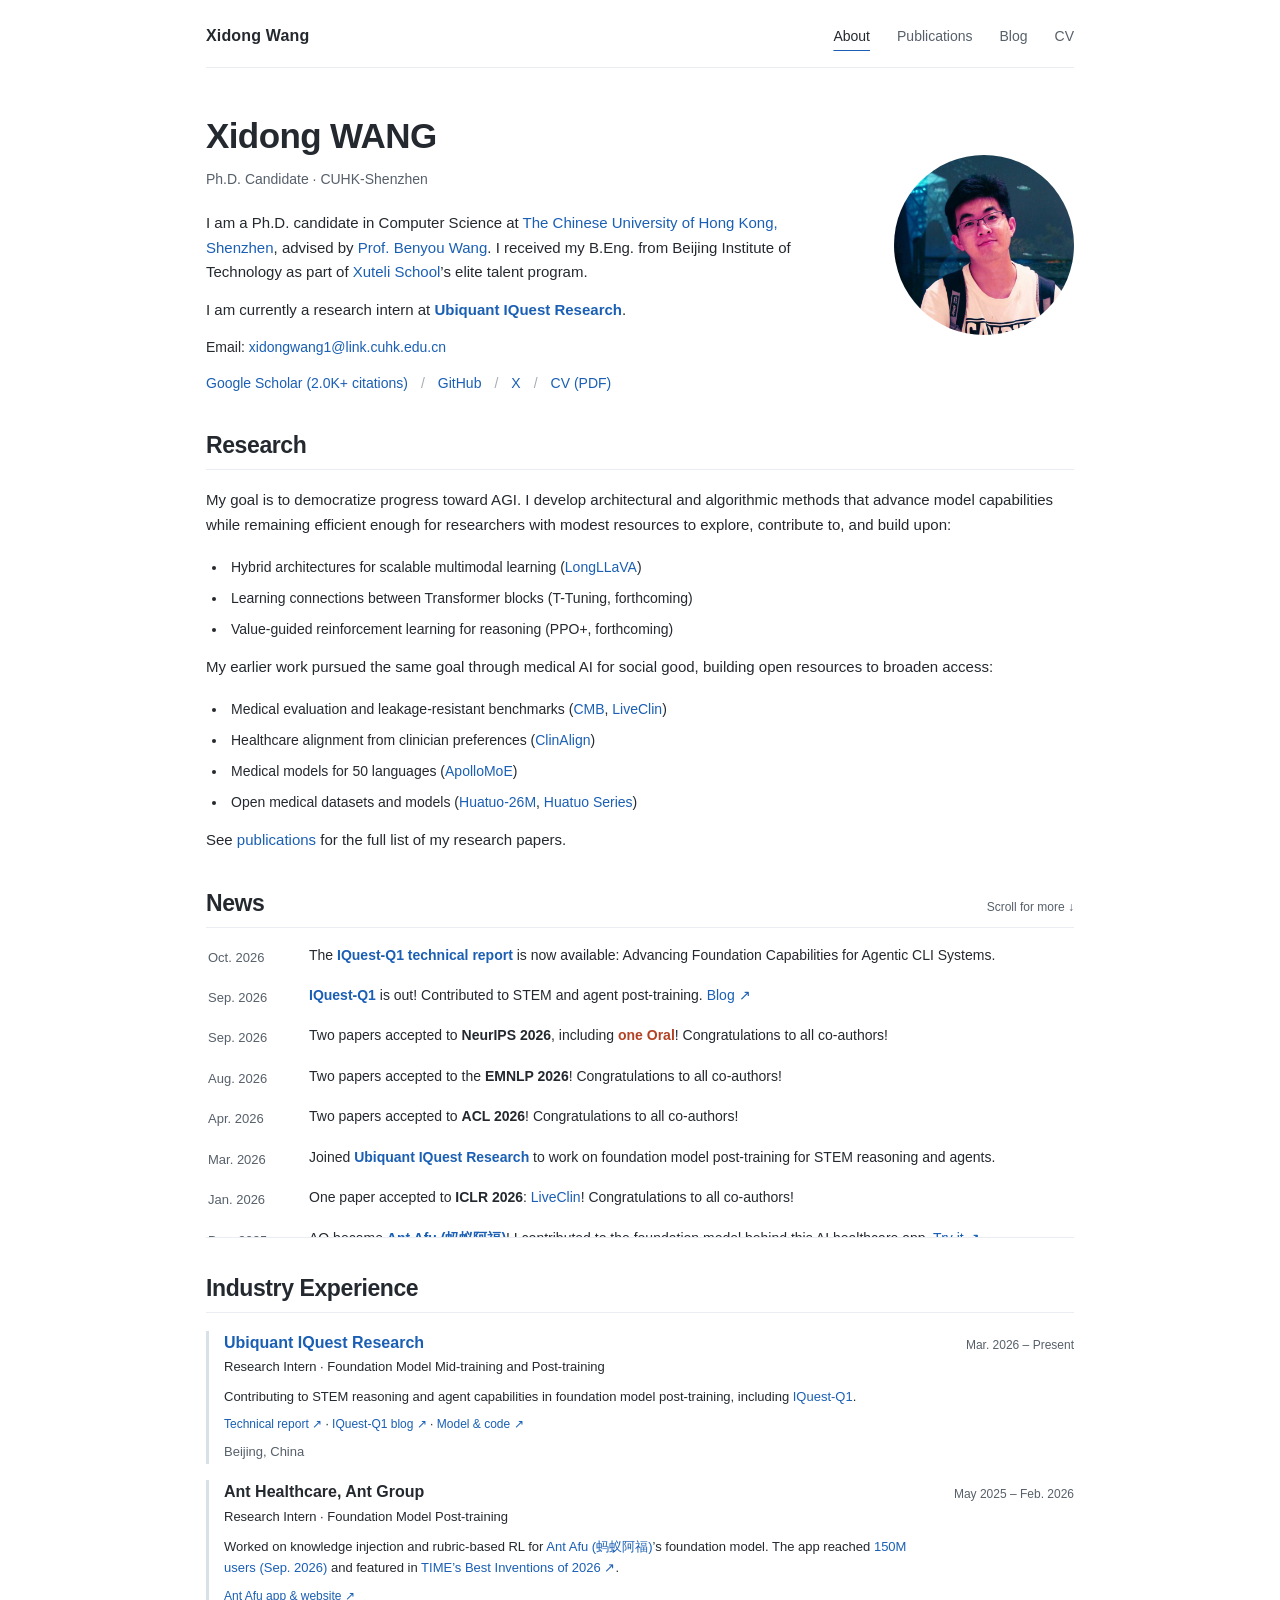
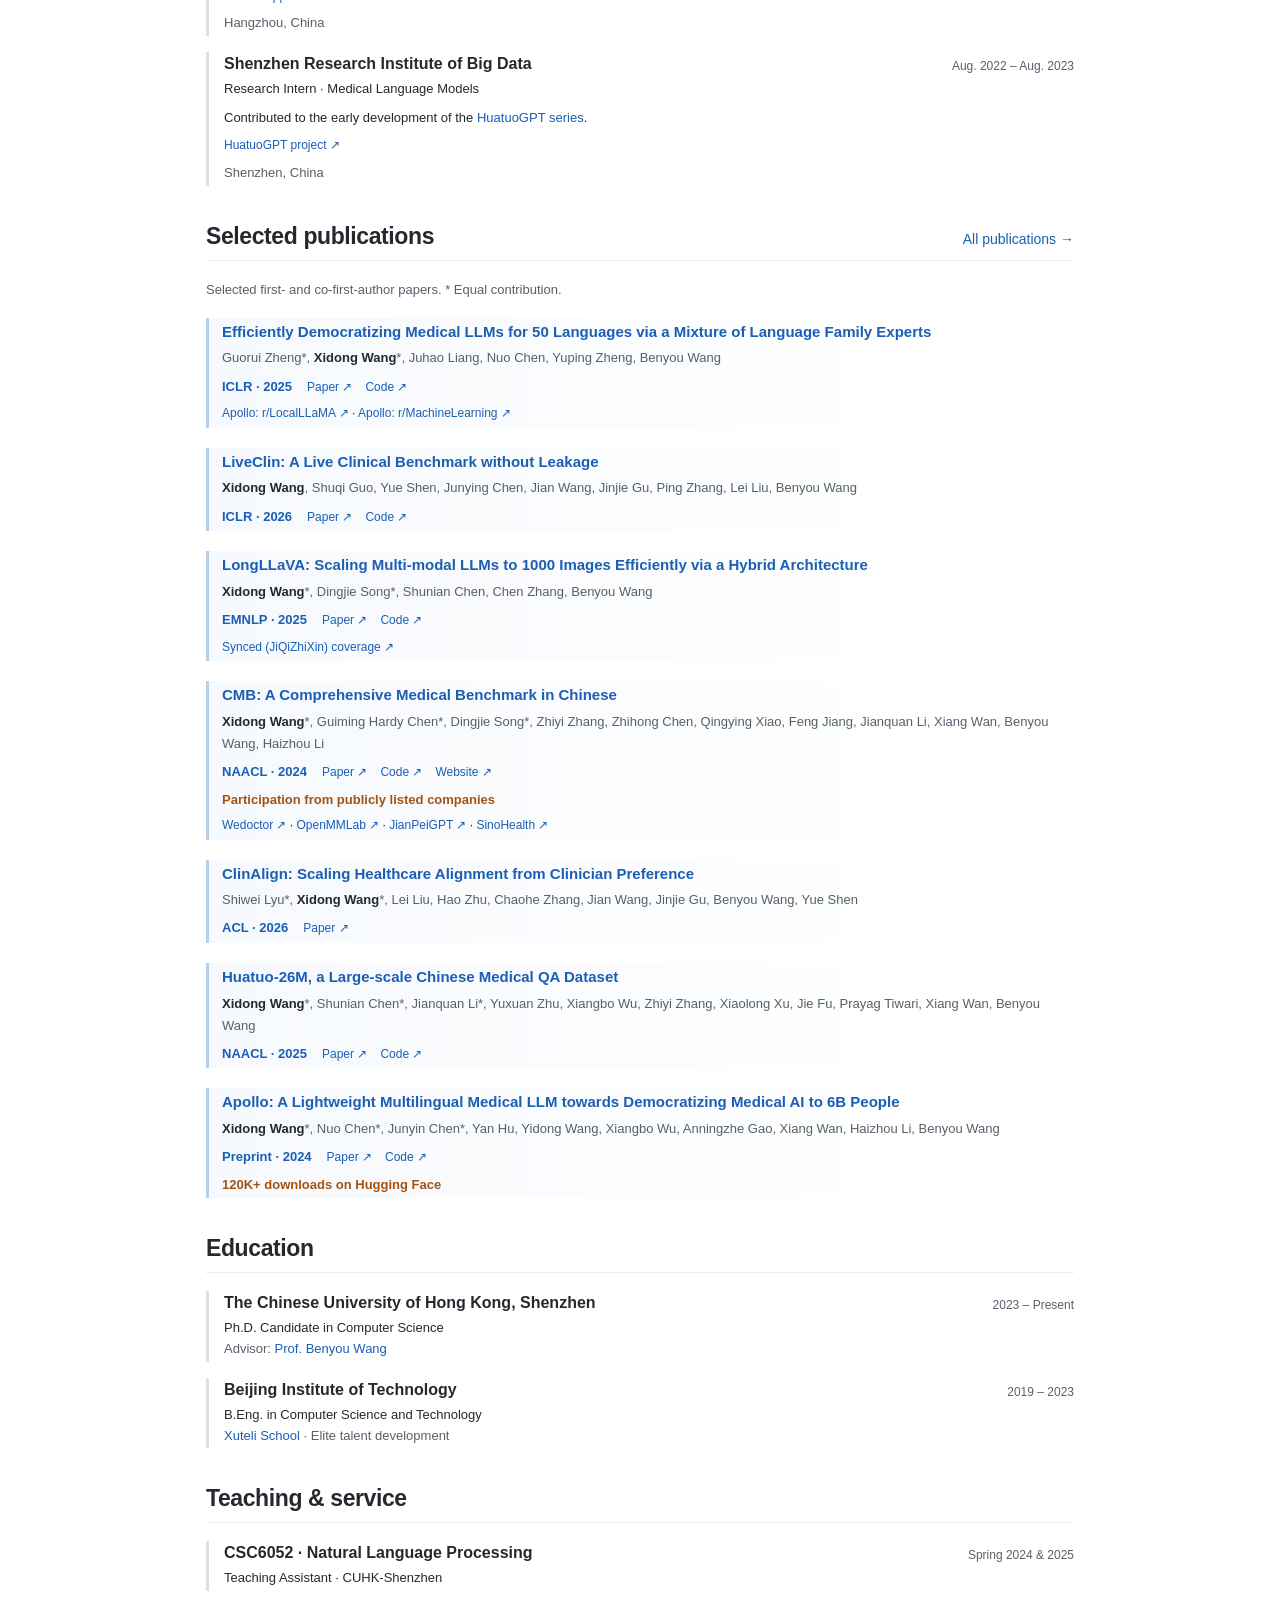
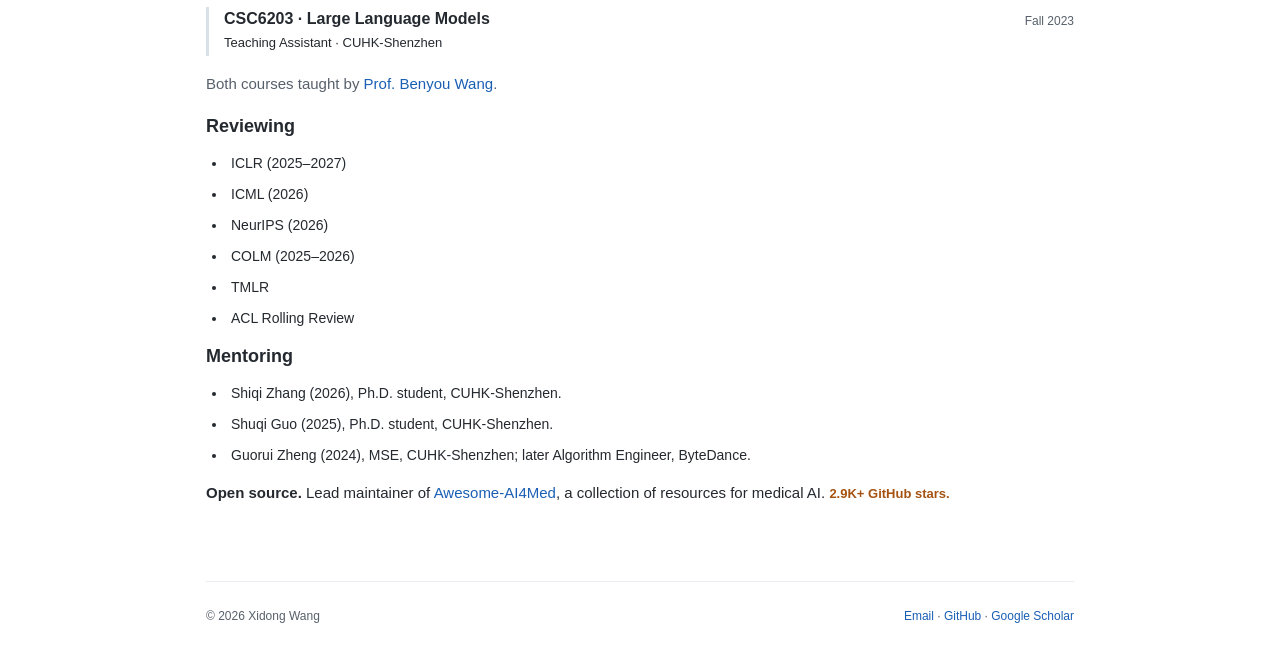
<file: index.html>
<!doctype html>
<html lang="en"><head><meta charset="utf-8"><meta name="viewport" content="width=device-width, initial-scale=1">
<title>Xidong Wang</title><meta name="description" content="Xidong Wang — Ph.D. candidate at CUHK-Shenzhen. Democratizing progress toward AGI through stronger model architectures, training algorithms, and accessible medical AI.">
<link rel="canonical" href="https://wangxidong06.github.io/"><meta property="og:title" content="About | Xidong Wang"><meta property="og:description" content="Xidong Wang — Ph.D. candidate at CUHK-Shenzhen. Democratizing progress toward AGI through stronger model architectures, training algorithms, and accessible medical AI."><meta property="og:type" content="website"><meta property="og:image" content="https://wangxidong06.github.io/assets/portrait-2026.jpg?v=d25e345f1e50"><meta property="og:url" content="https://wangxidong06.github.io/"><link rel="stylesheet" href="assets/style.css?v=a3e95d302d44"><script src="assets/site.js?v=d2ba15c92464" defer></script><link rel="icon" href="assets/favicon.svg?v=2" type="image/svg+xml"><link rel="alternate" type="application/atom+xml" title="Xidong Wang — Blog" href="blog/feed.xml"></head>
<body><a class="skip" href="#main">Skip to content</a><div class="shell"><header class="topbar"><a class="brand" href="index.html">Xidong Wang</a><nav aria-label="Main navigation"><a href="index.html" aria-current="page">About</a><a href="publications/">Publications</a><a href="blog/">Blog</a><a href="assets/Xidong_Wang_CV.pdf">CV</a></nav></header>
<main id="main"><section class="profile" aria-label="Profile"><div><h1>Xidong WANG</h1><p class="role">Ph.D. Candidate · CUHK-Shenzhen</p><p>I am a Ph.D. candidate in Computer Science at <a href="https://www.cuhk.edu.cn/en">The Chinese University of Hong Kong, Shenzhen</a>, advised by <a href="https://freedomintelligence.github.io/people/benyou-wang/?lang=en">Prof. Benyou Wang</a>. I received my B.Eng. from Beijing Institute of Technology as part of <a href="https://xuteli.bit.edu.cn/">Xuteli School</a>’s elite talent program.</p><p>I am currently a research intern at <strong><a href="https://iquestlab.com/">Ubiquant IQuest Research</a></strong>.</p><p class="contact">Email: <a href="mailto:xidongwang1@link.cuhk.edu.cn">xidongwang1@link.cuhk.edu.cn</a></p><div class="social"><a href="https://scholar.google.com/citations?user=WJeSzQMAAAAJ&amp;hl=en">Google Scholar (2.0K+ citations)</a><span>/</span><a href="https://github.com/wangxidong06">GitHub</a><span>/</span><a href="https://x.com/Wangxidong2">X</a><span>/</span><a href="assets/Xidong_Wang_CV.pdf">CV (PDF)</a></div></div><div class="portrait portrait-crop"><img src="assets/portrait-2026.jpg?v=d25e345f1e50" width="180" height="180" alt="Xidong Wang holding a camera"></div></section>
<section><h2>Research</h2>
<p>My goal is to democratize progress toward AGI. I develop architectural and algorithmic methods that advance model capabilities while remaining efficient enough for researchers with modest resources to explore, contribute to, and build upon:</p>
<ul class="research-list">
<li>Hybrid architectures for scalable multimodal learning (<a href="https://arxiv.org/abs/2409.02889">LongLLaVA</a>)</li>
<li>Learning connections between Transformer blocks (T-Tuning, forthcoming)</li>
<li>Value-guided reinforcement learning for reasoning (PPO+, forthcoming)</li>
</ul>
<p>My earlier work pursued the same goal through medical AI for social good, building open resources to broaden access:</p>
<ul class="research-list">
<li>Medical evaluation and leakage-resistant benchmarks (<a href="https://aclanthology.org/2024.naacl-long.343/">CMB</a>, <a href="https://arxiv.org/abs/2602.16747">LiveClin</a>)</li>
<li>Healthcare alignment from clinician preferences (<a href="https://arxiv.org/abs/2602.09653">ClinAlign</a>)</li>
<li>Medical models for 50 languages (<a href="https://arxiv.org/abs/2410.10626">ApolloMoE</a>)</li>
<li>Open medical datasets and models (<a href="https://aclanthology.org/2025.findings-naacl.211/">Huatuo-26M</a>, <a href="https://github.com/FreedomIntelligence/HuatuoGPT">Huatuo Series</a>)</li>
</ul>
<p>See <a href="publications/">publications</a> for the full list of my research papers.</p>
</section>
<section aria-labelledby="news-heading"><div class="section-heading news-heading"><h2 id="news-heading">News</h2><span class="scroll-hint" id="news-scroll-hint">Scroll for more ↓</span></div><div class="news-scroll" tabindex="0" role="region" aria-labelledby="news-heading" aria-describedby="news-scroll-hint"><ul class="news">
<li><time>Oct. 2026</time><span>The <a href="https://arxiv.org/abs/2610.30949"><strong>IQuest-Q1 technical report</strong></a> is now available: Advancing Foundation Capabilities for Agentic CLI Systems.</span></li>
<li><time>Sep. 2026</time><span><a href="https://iquestlab.github.io/"><strong>IQuest-Q1</strong></a> is out! Contributed to STEM and agent post-training. <a href="https://iquestlab.github.io/">Blog ↗</a></span></li>
<li><time>Sep. 2026</time><span>Two papers accepted to <strong>NeurIPS 2026</strong>, including <strong class="news-highlight">one Oral</strong>! Congratulations to all co-authors!</span></li>
<li><time>Aug. 2026</time><span>Two papers accepted to the <strong>EMNLP 2026</strong>! Congratulations to all co-authors!</span></li>
<li><time>Apr. 2026</time><span>Two papers accepted to <strong>ACL 2026</strong>! Congratulations to all co-authors!</span></li>
<li><time>Mar. 2026</time><span>Joined <strong><a href="https://iquestlab.com/">Ubiquant IQuest Research</a></strong> to work on foundation model post-training for STEM reasoning and agents.</span></li>
<li><time>Jan. 2026</time><span>One paper accepted to <strong>ICLR 2026</strong>: <a href="https://arxiv.org/abs/2602.16747">LiveClin</a>! Congratulations to all co-authors!</span></li>
<li><time>Dec. 2025</time><span>AQ became <a href="https://chat.antafu.com/"><strong>Ant Afu (蚂蚁阿福)</strong></a>! I contributed to the foundation model behind this AI healthcare app. <a href="https://chat.antafu.com/">Try it ↗</a></span></li>
<li><time>2025</time><span><strong>ApolloMoE</strong> accepted to ICLR 2025, and <strong>LongLLaVA</strong> to EMNLP 2025!</span></li>
</ul></div></section>
<section><h2>Industry Experience</h2><div class="entry"><div><h3><a href="https://iquestlab.com/">Ubiquant IQuest Research</a></h3><p>Research Intern · Foundation Model Mid-training and Post-training</p><p class="experience-detail">Contributing to STEM reasoning and agent capabilities in foundation model post-training, including <a href="https://arxiv.org/abs/2610.30949">IQuest-Q1</a>.</p><p class="entry-links"><a href="https://arxiv.org/abs/2610.30949">Technical report ↗</a> · <a href="https://iquestlab.github.io/">IQuest-Q1 blog ↗</a> · <a href="https://github.com/IQuestLab/IQuest-Q1">Model &amp; code ↗</a></p><p class="muted">Beijing, China</p></div><time>Mar. 2026 – Present</time></div>
<div class="entry"><div><h3>Ant Healthcare, Ant Group</h3><p>Research Intern · Foundation Model Post-training</p><p class="experience-detail">Worked on knowledge injection and rubric-based RL for <a href="https://chat.antafu.com/">Ant Afu (蚂蚁阿福)</a>’s foundation model. The app reached <a href="https://www.yicai.com/brief/103359494.html">150M users (Sep. 2026)</a> and featured in <a href="https://time.com/collection/best-inventions/2026/ant-group-aq/">TIME’s Best Inventions of 2026 ↗</a>.</p><p class="entry-links"><a href="https://chat.antafu.com/">Ant Afu app &amp; website ↗</a></p><p class="muted">Hangzhou, China</p></div><time>May 2025 – Feb. 2026</time></div>
<div class="entry"><div><h3>Shenzhen Research Institute of Big Data</h3><p>Research Intern · Medical Language Models</p><p class="experience-detail">Contributed to the early development of the <a href="https://github.com/FreedomIntelligence/HuatuoGPT">HuatuoGPT series</a>.</p><p class="entry-links"><a href="https://github.com/FreedomIntelligence/HuatuoGPT">HuatuoGPT project ↗</a></p><p class="muted">Shenzhen, China</p></div><time>Aug. 2022 – Aug. 2023</time></div></section>
<section><div class="section-heading"><h2>Selected publications</h2><a href="publications/">All publications →</a></div><p class="meta">Selected first- and co-first-author papers. * Equal contribution.</p><article class="paper leading" data-category="Medical AI"><h3><a href="https://arxiv.org/abs/2410.10626">Efficiently Democratizing Medical LLMs for 50 Languages via a Mixture of Language Family Experts</a></h3><p class="authors">Guorui Zheng*, <strong>Xidong Wang</strong>*, Juhao Liang, Nuo Chen, Yuping Zheng, Benyou Wang</p><span class="venue">ICLR · 2025</span><span class="paper-links"><a href="https://arxiv.org/abs/2410.10626">Paper ↗</a><a href="https://github.com/FreedomIntelligence/ApolloMoE">Code ↗</a></span><p class="coverage-links"><a href="https://www.reddit.com/r/LocalLLaMA/comments/1b8mrzn/apollo_lightweight_multilingual_medical_llms/">Apollo: r/LocalLLaMA ↗</a> · <a href="https://www.reddit.com/r/MachineLearning/comments/1b8mml6/d_apollo_lightweight_multilingual_medical_llms/">Apollo: r/MachineLearning ↗</a></p></article><article class="paper leading" data-category="Medical AI"><h3><a href="https://arxiv.org/abs/2602.16747">LiveClin: A Live Clinical Benchmark without Leakage</a></h3><p class="authors"><strong>Xidong Wang</strong>, Shuqi Guo, Yue Shen, Junying Chen, Jian Wang, Jinjie Gu, Ping Zhang, Lei Liu, Benyou Wang</p><span class="venue">ICLR · 2026</span><span class="paper-links"><a href="https://arxiv.org/abs/2602.16747">Paper ↗</a><a href="https://github.com/AQ-MedAI/LiveClin">Code ↗</a></span></article><article class="paper leading" data-category="Multimodal"><h3><a href="https://arxiv.org/abs/2409.02889">LongLLaVA: Scaling Multi-modal LLMs to 1000 Images Efficiently via a Hybrid Architecture</a></h3><p class="authors"><strong>Xidong Wang</strong>*, Dingjie Song*, Shunian Chen, Chen Zhang, Benyou Wang</p><span class="venue">EMNLP · 2025</span><span class="paper-links"><a href="https://arxiv.org/abs/2409.02889">Paper ↗</a><a href="https://github.com/FreedomIntelligence/LongLLaVA">Code ↗</a></span><p class="coverage-links"><a href="https://mp.weixin.qq.com/s/ipfx6qaxeQlkILEVACabvA">Synced (JiQiZhiXin) coverage ↗</a></p></article><article class="paper leading" data-category="Medical AI"><h3><a href="https://aclanthology.org/2024.naacl-long.343/">CMB: A Comprehensive Medical Benchmark in Chinese</a></h3><p class="authors"><strong>Xidong Wang</strong>*, Guiming Hardy Chen*, Dingjie Song*, Zhiyi Zhang, Zhihong Chen, Qingying Xiao, Feng Jiang, Jianquan Li, Xiang Wan, Benyou Wang, Haizhou Li</p><span class="venue">NAACL · 2024</span><span class="paper-links"><a href="https://aclanthology.org/2024.naacl-long.343/">Paper ↗</a><a href="https://github.com/FreedomIntelligence/CMB">Code ↗</a><a href="https://cmedbenchmark.llmzoo.com/static/leaderboard.html">Website ↗</a></span><p class="paper-highlight">Participation from publicly listed companies</p><p class="coverage-links"><a href="https://mp.weixin.qq.com/s/vgzq053TGwmIvIgAOy3CUg">Wedoctor ↗</a> · <a href="https://mp.weixin.qq.com/s/jrCYs9AiqzLL9GBCDZT4Pg">OpenMMLab ↗</a> · <a href="https://mp.weixin.qq.com/s/cPvF8FxBwYkvJfVEagf0Jg">JianPeiGPT ↗</a> · <a href="https://mp.weixin.qq.com/s/f8ALRPyHkzkscGmqcE5G9Q">SinoHealth ↗</a></p></article><article class="paper leading" data-category="Medical AI"><h3><a href="https://arxiv.org/abs/2602.09653">ClinAlign: Scaling Healthcare Alignment from Clinician Preference</a></h3><p class="authors">Shiwei Lyu*, <strong>Xidong Wang</strong>*, Lei Liu, Hao Zhu, Chaohe Zhang, Jian Wang, Jinjie Gu, Benyou Wang, Yue Shen</p><span class="venue">ACL · 2026</span><span class="paper-links"><a href="https://arxiv.org/abs/2602.09653">Paper ↗</a></span></article><article class="paper leading" data-category="Medical AI"><h3><a href="https://aclanthology.org/2025.findings-naacl.211/">Huatuo-26M, a Large-scale Chinese Medical QA Dataset</a></h3><p class="authors"><strong>Xidong Wang</strong>*, Shunian Chen*, Jianquan Li*, Yuxuan Zhu, Xiangbo Wu, Zhiyi Zhang, Xiaolong Xu, Jie Fu, Prayag Tiwari, Xiang Wan, Benyou Wang</p><span class="venue">NAACL · 2025</span><span class="paper-links"><a href="https://aclanthology.org/2025.findings-naacl.211/">Paper ↗</a><a href="https://github.com/FreedomIntelligence/Huatuo-26M">Code ↗</a></span></article><article class="paper leading" data-category="Medical AI"><h3><a href="https://arxiv.org/abs/2403.03640">Apollo: A Lightweight Multilingual Medical LLM towards Democratizing Medical AI to 6B People</a></h3><p class="authors"><strong>Xidong Wang</strong>*, Nuo Chen*, Junyin Chen*, Yan Hu, Yidong Wang, Xiangbo Wu, Anningzhe Gao, Xiang Wan, Haizhou Li, Benyou Wang</p><span class="venue">Preprint · 2024</span><span class="paper-links"><a href="https://arxiv.org/abs/2403.03640">Paper ↗</a><a href="https://github.com/FreedomIntelligence/Apollo">Code ↗</a></span><p class="paper-highlight">120K+ downloads on Hugging Face</p></article></section>
<section><h2>Education</h2><div class="entry"><div><h3>The Chinese University of Hong Kong, Shenzhen</h3><p>Ph.D. Candidate in Computer Science</p><p class="muted">Advisor: <a href="https://freedomintelligence.github.io/people/benyou-wang/?lang=en">Prof. Benyou Wang</a></p></div><time>2023 – Present</time></div><div class="entry"><div><h3>Beijing Institute of Technology</h3><p>B.Eng. in Computer Science and Technology</p><p class="muted"><a href="https://xuteli.bit.edu.cn/">Xuteli School</a> · Elite talent development</p></div><time>2019 – 2023</time></div></section>
<section><h2>Teaching &amp; service</h2><div class="entry"><div><h3>CSC6052 · Natural Language Processing</h3><p>Teaching Assistant · CUHK-Shenzhen</p></div><time>Spring 2024 &amp; 2025</time></div><div class="entry"><div><h3>CSC6203 · Large Language Models</h3><p>Teaching Assistant · CUHK-Shenzhen</p></div><time>Fall 2023</time></div><p class="muted">Both courses taught by <a href="https://freedomintelligence.github.io/people/benyou-wang/?lang=en">Prof. Benyou Wang</a>.</p><h3>Reviewing</h3><ul class="research-list"><li>ICLR (2025–2027)</li><li>ICML (2026)</li><li>NeurIPS (2026)</li><li>COLM (2025–2026)</li><li>TMLR</li><li>ACL Rolling Review</li></ul><h3>Mentoring</h3><ul class="research-list"><li>Shiqi Zhang (2026), Ph.D. student, CUHK-Shenzhen.</li><li>Shuqi Guo (2025), Ph.D. student, CUHK-Shenzhen.</li><li>Guorui Zheng (2024), MSE, CUHK-Shenzhen; later Algorithm Engineer, ByteDance.</li></ul><p><strong>Open source.</strong> Lead maintainer of <a href="https://github.com/FreedomIntelligence/Awesome-AI4Med">Awesome-AI4Med</a>, a collection of resources for medical AI. <strong class="paper-highlight">2.9K+ GitHub stars.</strong></p></section></main><footer><span>© 2026 Xidong Wang</span><span><a href="mailto:xidongwang1@link.cuhk.edu.cn">Email</a> · <a href="https://github.com/wangxidong06">GitHub</a> · <a href="https://scholar.google.com/citations?user=WJeSzQMAAAAJ&amp;hl=en">Google Scholar</a></span></footer></div></body></html>
</file>
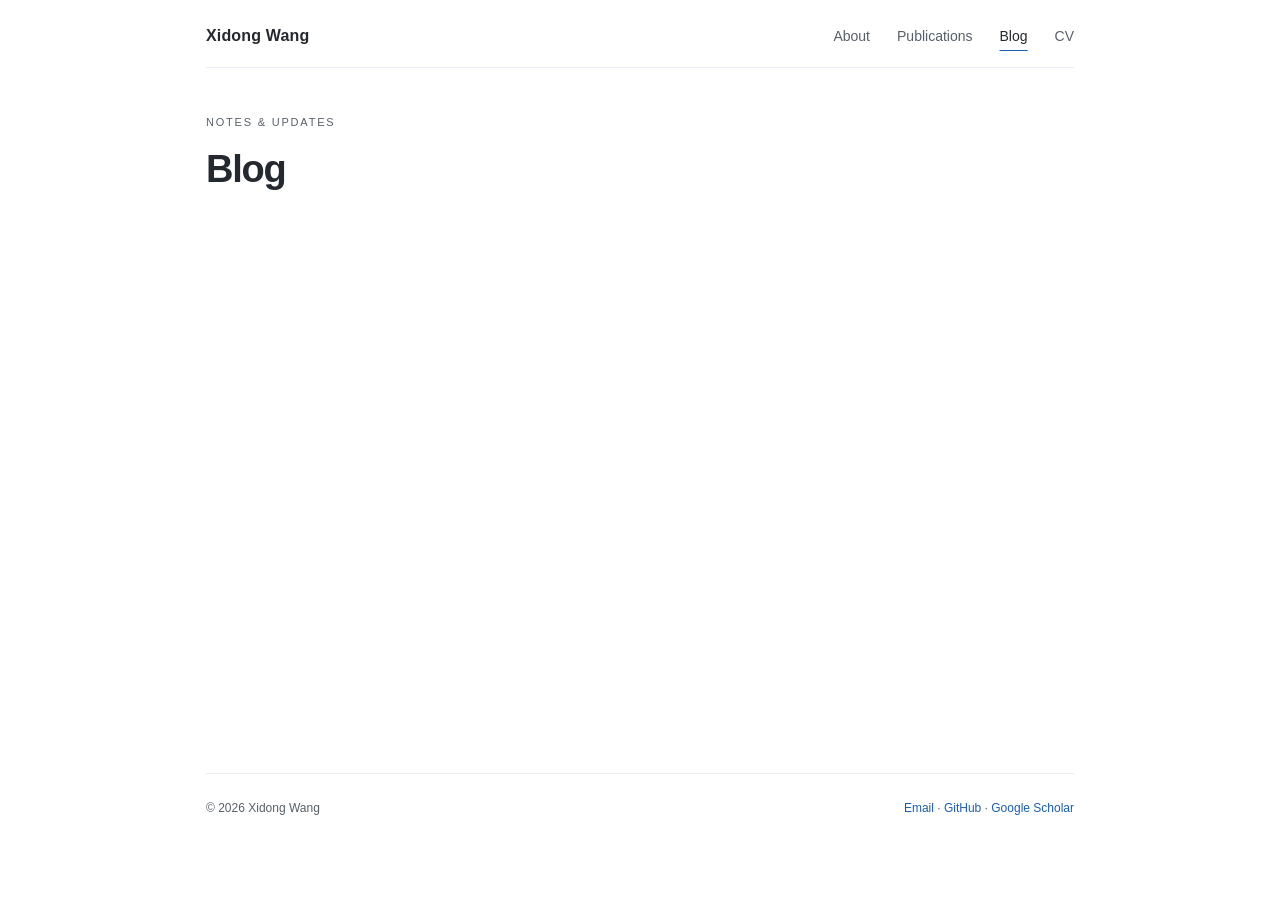
<file: blog/index.html>
<!doctype html>
<html lang="en"><head><meta charset="utf-8"><meta name="viewport" content="width=device-width, initial-scale=1">
<title>Blog | Xidong Wang</title><meta name="description" content="Xidong Wang — Ph.D. candidate at CUHK-Shenzhen. Democratizing progress toward AGI through stronger model architectures, training algorithms, and accessible medical AI.">
<link rel="canonical" href="https://wangxidong06.github.io/blog/"><meta property="og:title" content="Blog | Xidong Wang"><meta property="og:description" content="Xidong Wang — Ph.D. candidate at CUHK-Shenzhen. Democratizing progress toward AGI through stronger model architectures, training algorithms, and accessible medical AI."><meta property="og:type" content="website"><meta property="og:image" content="https://wangxidong06.github.io/assets/portrait-2026.jpg?v=d25e345f1e50"><meta property="og:url" content="https://wangxidong06.github.io/blog/"><link rel="stylesheet" href="../assets/style.css?v=a3e95d302d44"><script src="../assets/site.js?v=d2ba15c92464" defer></script><link rel="icon" href="../assets/favicon.svg?v=2" type="image/svg+xml"><link rel="alternate" type="application/atom+xml" title="Xidong Wang — Blog" href="../blog/feed.xml"></head>
<body><a class="skip" href="#main">Skip to content</a><div class="shell"><header class="topbar"><a class="brand" href="../index.html">Xidong Wang</a><nav aria-label="Main navigation"><a href="../index.html">About</a><a href="../publications/">Publications</a><a href="../blog/" aria-current="page">Blog</a><a href="../assets/Xidong_Wang_CV.pdf">CV</a></nav></header>
<main id="main"><p class="eyebrow">Notes &amp; updates</p><h1>Blog</h1></main><footer><span>© 2026 Xidong Wang</span><span><a href="mailto:xidongwang1@link.cuhk.edu.cn">Email</a> · <a href="https://github.com/wangxidong06">GitHub</a> · <a href="https://scholar.google.com/citations?user=WJeSzQMAAAAJ&amp;hl=en">Google Scholar</a></span></footer></div></body></html>
</file>
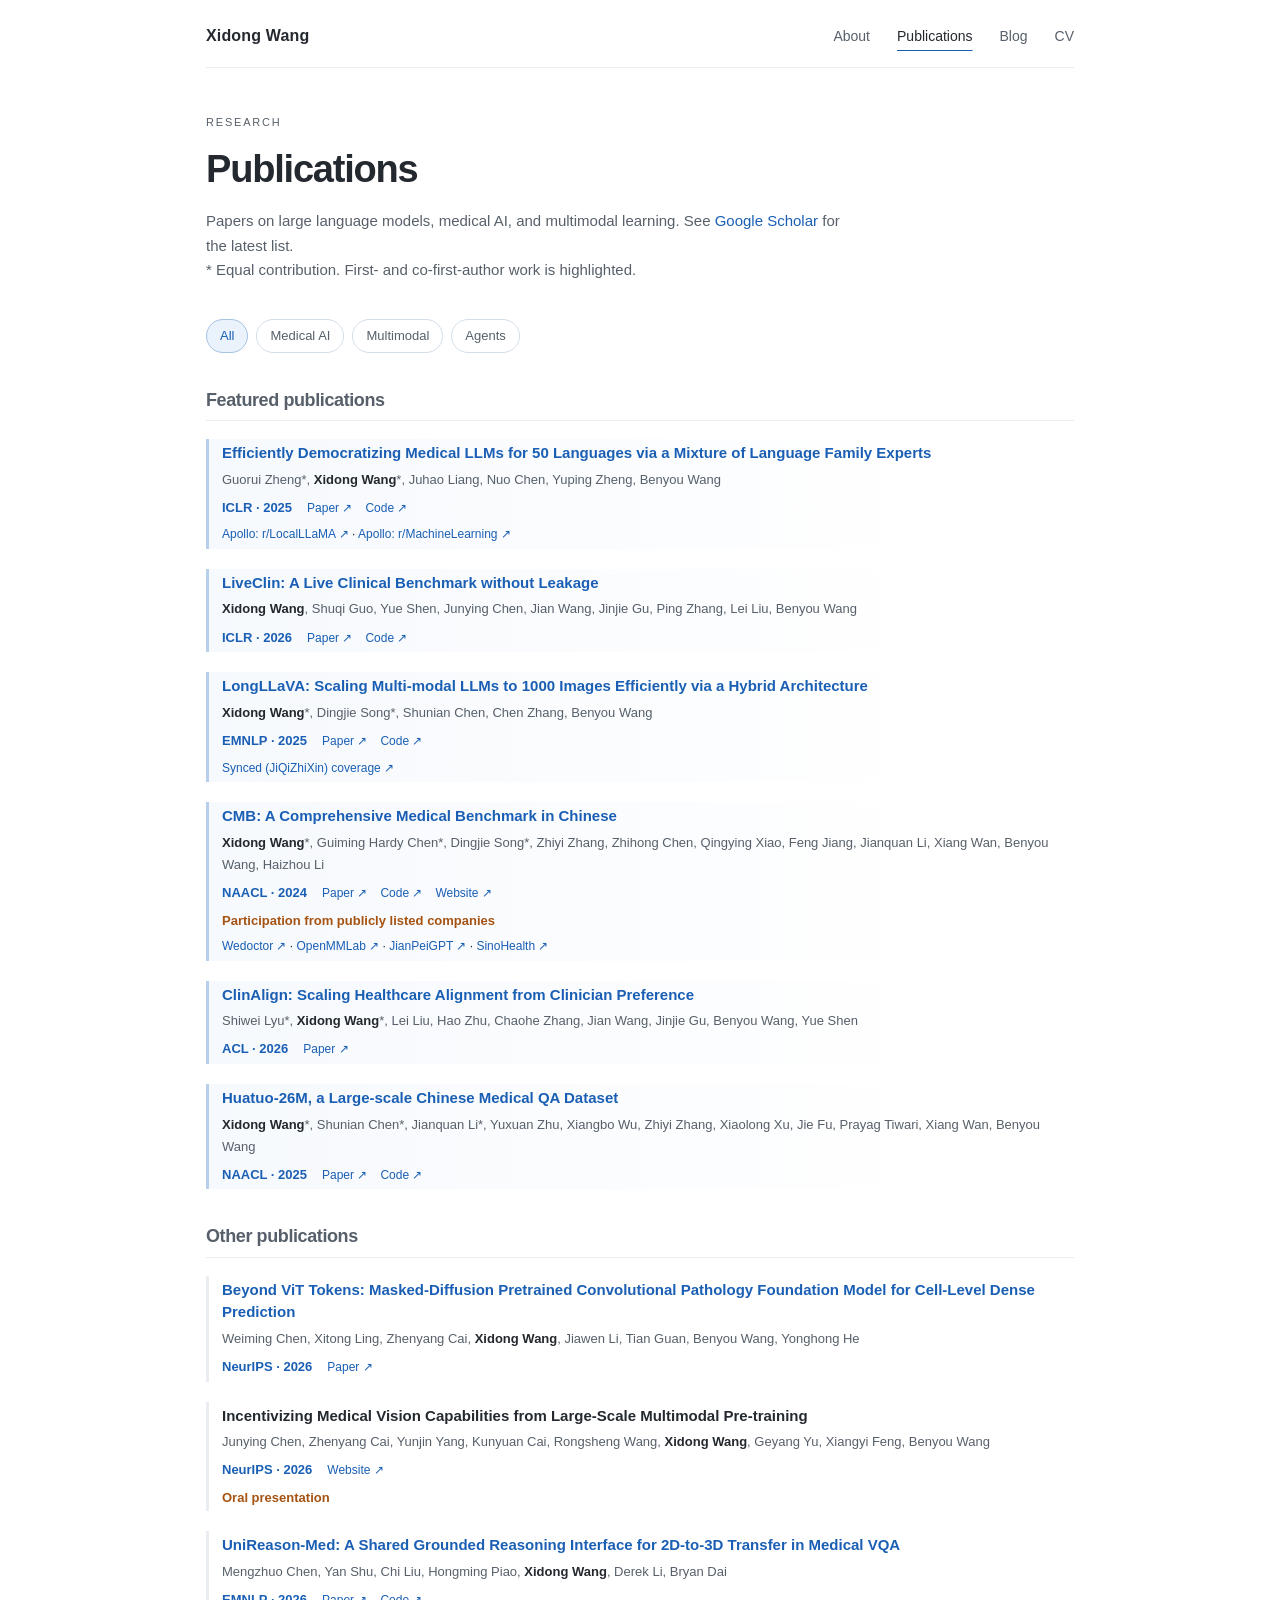
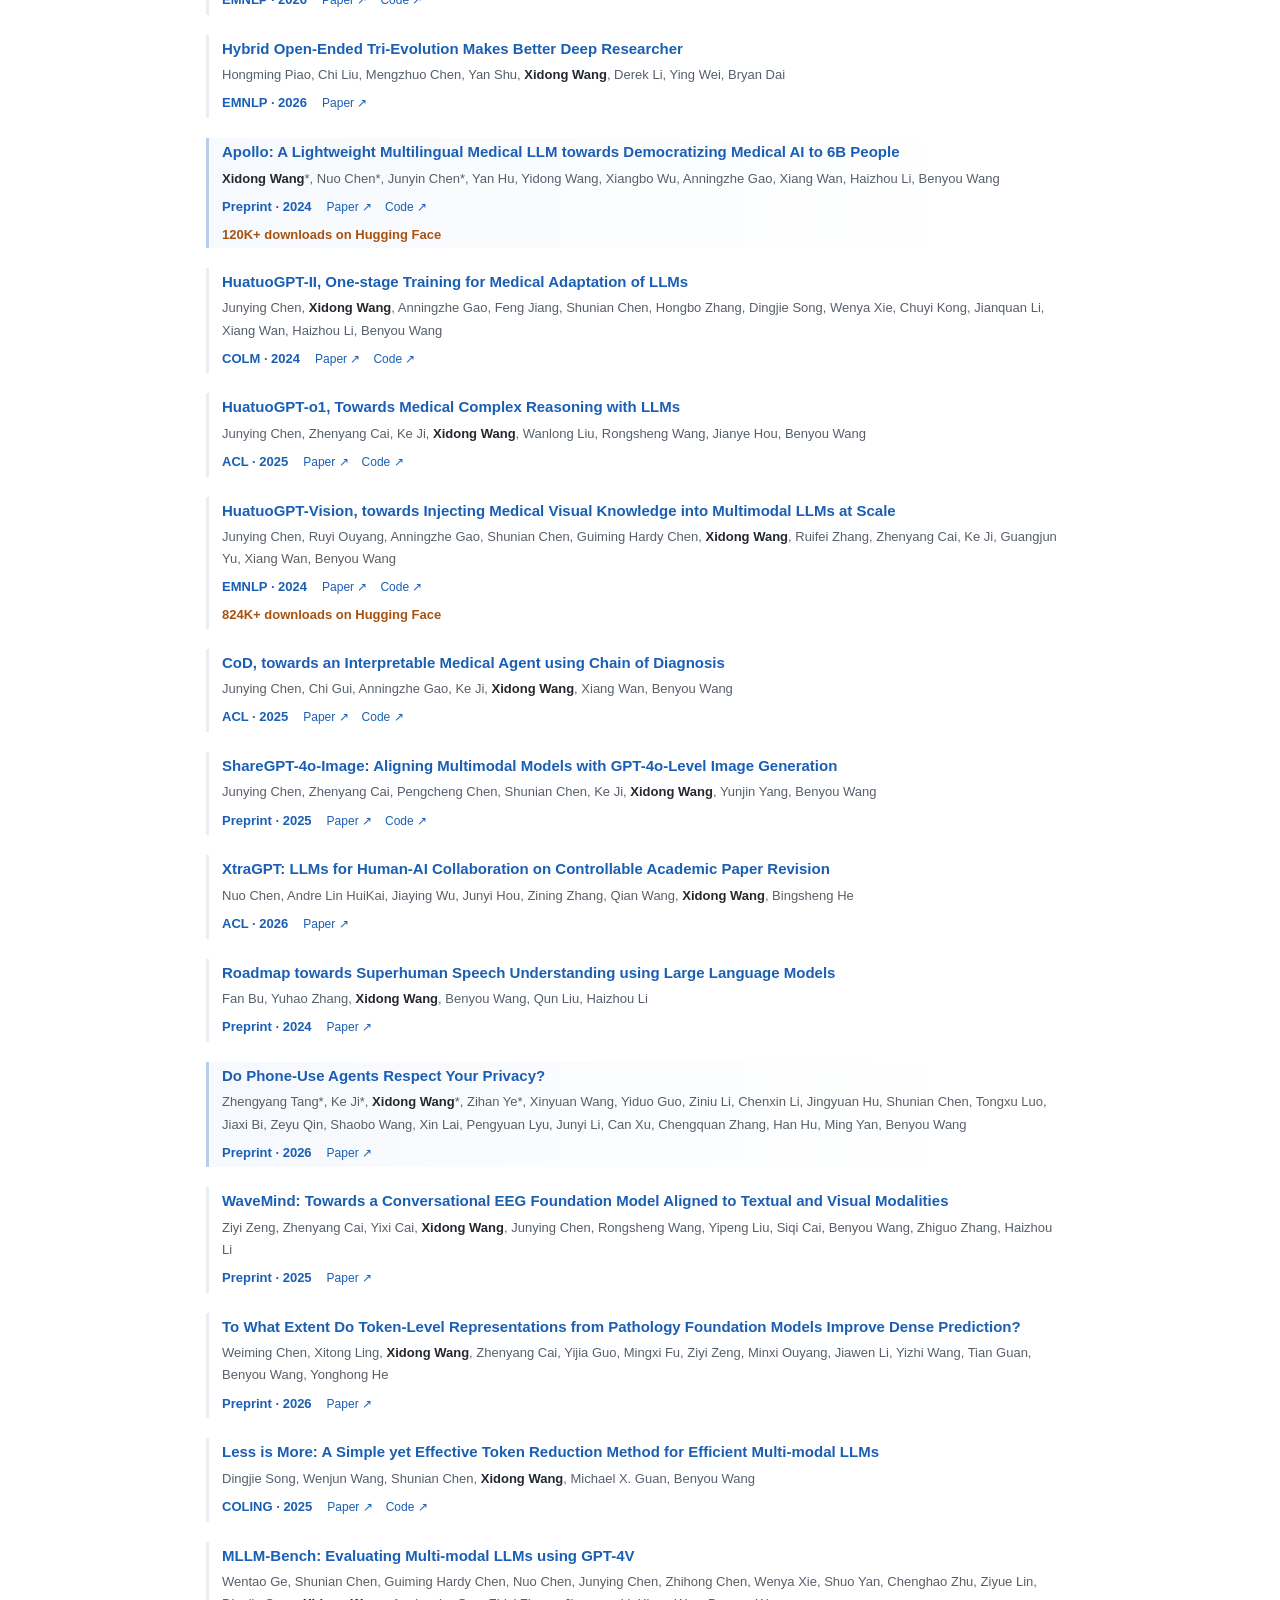
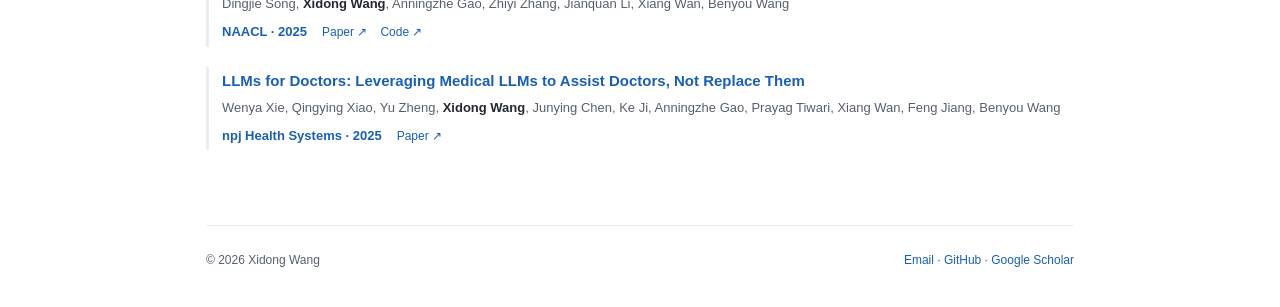
<file: publications/index.html>
<!doctype html>
<html lang="en"><head><meta charset="utf-8"><meta name="viewport" content="width=device-width, initial-scale=1">
<title>Publications | Xidong Wang</title><meta name="description" content="Xidong Wang — Ph.D. candidate at CUHK-Shenzhen. Democratizing progress toward AGI through stronger model architectures, training algorithms, and accessible medical AI.">
<link rel="canonical" href="https://wangxidong06.github.io/publications/"><meta property="og:title" content="Publications | Xidong Wang"><meta property="og:description" content="Xidong Wang — Ph.D. candidate at CUHK-Shenzhen. Democratizing progress toward AGI through stronger model architectures, training algorithms, and accessible medical AI."><meta property="og:type" content="website"><meta property="og:image" content="https://wangxidong06.github.io/assets/portrait-2026.jpg?v=d25e345f1e50"><meta property="og:url" content="https://wangxidong06.github.io/publications/"><link rel="stylesheet" href="../assets/style.css?v=a3e95d302d44"><script src="../assets/site.js?v=d2ba15c92464" defer></script><link rel="icon" href="../assets/favicon.svg?v=2" type="image/svg+xml"><link rel="alternate" type="application/atom+xml" title="Xidong Wang — Blog" href="../blog/feed.xml"></head>
<body><a class="skip" href="#main">Skip to content</a><div class="shell"><header class="topbar"><a class="brand" href="../index.html">Xidong Wang</a><nav aria-label="Main navigation"><a href="../index.html">About</a><a href="../publications/" aria-current="page">Publications</a><a href="../blog/">Blog</a><a href="../assets/Xidong_Wang_CV.pdf">CV</a></nav></header>
<main id="main"><p class="eyebrow">Research</p><h1>Publications</h1><p class="page-intro">Papers on large language models, medical AI, and multimodal learning. See <a href="https://scholar.google.com/citations?user=WJeSzQMAAAAJ&amp;hl=en">Google Scholar</a> for the latest list.<br>* Equal contribution. First- and co-first-author work is highlighted.</p><div class="filters" aria-label="Filter publications" hidden><button type="button" data-filter="All" aria-pressed="true">All</button><button type="button" data-filter="Medical AI" aria-pressed="false">Medical AI</button><button type="button" data-filter="Multimodal" aria-pressed="false">Multimodal</button><button type="button" data-filter="Agents" aria-pressed="false">Agents</button></div><p class="filter-status" aria-live="polite"></p><section class="pub-year"><h2>Featured publications</h2><article class="paper leading" data-category="Medical AI"><h3><a href="https://arxiv.org/abs/2410.10626">Efficiently Democratizing Medical LLMs for 50 Languages via a Mixture of Language Family Experts</a></h3><p class="authors">Guorui Zheng*, <strong>Xidong Wang</strong>*, Juhao Liang, Nuo Chen, Yuping Zheng, Benyou Wang</p><span class="venue">ICLR · 2025</span><span class="paper-links"><a href="https://arxiv.org/abs/2410.10626">Paper ↗</a><a href="https://github.com/FreedomIntelligence/ApolloMoE">Code ↗</a></span><p class="coverage-links"><a href="https://www.reddit.com/r/LocalLLaMA/comments/1b8mrzn/apollo_lightweight_multilingual_medical_llms/">Apollo: r/LocalLLaMA ↗</a> · <a href="https://www.reddit.com/r/MachineLearning/comments/1b8mml6/d_apollo_lightweight_multilingual_medical_llms/">Apollo: r/MachineLearning ↗</a></p></article><article class="paper leading" data-category="Medical AI"><h3><a href="https://arxiv.org/abs/2602.16747">LiveClin: A Live Clinical Benchmark without Leakage</a></h3><p class="authors"><strong>Xidong Wang</strong>, Shuqi Guo, Yue Shen, Junying Chen, Jian Wang, Jinjie Gu, Ping Zhang, Lei Liu, Benyou Wang</p><span class="venue">ICLR · 2026</span><span class="paper-links"><a href="https://arxiv.org/abs/2602.16747">Paper ↗</a><a href="https://github.com/AQ-MedAI/LiveClin">Code ↗</a></span></article><article class="paper leading" data-category="Multimodal"><h3><a href="https://arxiv.org/abs/2409.02889">LongLLaVA: Scaling Multi-modal LLMs to 1000 Images Efficiently via a Hybrid Architecture</a></h3><p class="authors"><strong>Xidong Wang</strong>*, Dingjie Song*, Shunian Chen, Chen Zhang, Benyou Wang</p><span class="venue">EMNLP · 2025</span><span class="paper-links"><a href="https://arxiv.org/abs/2409.02889">Paper ↗</a><a href="https://github.com/FreedomIntelligence/LongLLaVA">Code ↗</a></span><p class="coverage-links"><a href="https://mp.weixin.qq.com/s/ipfx6qaxeQlkILEVACabvA">Synced (JiQiZhiXin) coverage ↗</a></p></article><article class="paper leading" data-category="Medical AI"><h3><a href="https://aclanthology.org/2024.naacl-long.343/">CMB: A Comprehensive Medical Benchmark in Chinese</a></h3><p class="authors"><strong>Xidong Wang</strong>*, Guiming Hardy Chen*, Dingjie Song*, Zhiyi Zhang, Zhihong Chen, Qingying Xiao, Feng Jiang, Jianquan Li, Xiang Wan, Benyou Wang, Haizhou Li</p><span class="venue">NAACL · 2024</span><span class="paper-links"><a href="https://aclanthology.org/2024.naacl-long.343/">Paper ↗</a><a href="https://github.com/FreedomIntelligence/CMB">Code ↗</a><a href="https://cmedbenchmark.llmzoo.com/static/leaderboard.html">Website ↗</a></span><p class="paper-highlight">Participation from publicly listed companies</p><p class="coverage-links"><a href="https://mp.weixin.qq.com/s/vgzq053TGwmIvIgAOy3CUg">Wedoctor ↗</a> · <a href="https://mp.weixin.qq.com/s/jrCYs9AiqzLL9GBCDZT4Pg">OpenMMLab ↗</a> · <a href="https://mp.weixin.qq.com/s/cPvF8FxBwYkvJfVEagf0Jg">JianPeiGPT ↗</a> · <a href="https://mp.weixin.qq.com/s/f8ALRPyHkzkscGmqcE5G9Q">SinoHealth ↗</a></p></article><article class="paper leading" data-category="Medical AI"><h3><a href="https://arxiv.org/abs/2602.09653">ClinAlign: Scaling Healthcare Alignment from Clinician Preference</a></h3><p class="authors">Shiwei Lyu*, <strong>Xidong Wang</strong>*, Lei Liu, Hao Zhu, Chaohe Zhang, Jian Wang, Jinjie Gu, Benyou Wang, Yue Shen</p><span class="venue">ACL · 2026</span><span class="paper-links"><a href="https://arxiv.org/abs/2602.09653">Paper ↗</a></span></article><article class="paper leading" data-category="Medical AI"><h3><a href="https://aclanthology.org/2025.findings-naacl.211/">Huatuo-26M, a Large-scale Chinese Medical QA Dataset</a></h3><p class="authors"><strong>Xidong Wang</strong>*, Shunian Chen*, Jianquan Li*, Yuxuan Zhu, Xiangbo Wu, Zhiyi Zhang, Xiaolong Xu, Jie Fu, Prayag Tiwari, Xiang Wan, Benyou Wang</p><span class="venue">NAACL · 2025</span><span class="paper-links"><a href="https://aclanthology.org/2025.findings-naacl.211/">Paper ↗</a><a href="https://github.com/FreedomIntelligence/Huatuo-26M">Code ↗</a></span></article></section><section class="pub-year"><h2>Other publications</h2><article class="paper " data-category="Medical AI"><h3><a href="https://arxiv.org/abs/2605.08276">Beyond ViT Tokens: Masked-Diffusion Pretrained Convolutional Pathology Foundation Model for Cell-Level Dense Prediction</a></h3><p class="authors">Weiming Chen, Xitong Ling, Zhenyang Cai, <strong>Xidong Wang</strong>, Jiawen Li, Tian Guan, Benyou Wang, Yonghong He</p><span class="venue">NeurIPS · 2026</span><span class="paper-links"><a href="https://arxiv.org/abs/2605.08276">Paper ↗</a></span></article><article class="paper " data-category="Medical AI"><h3>Incentivizing Medical Vision Capabilities from Large-Scale Multimodal Pre-training</h3><p class="authors">Junying Chen, Zhenyang Cai, Yunjin Yang, Kunyuan Cai, Rongsheng Wang, <strong>Xidong Wang</strong>, Geyang Yu, Xiangyi Feng, Benyou Wang</p><span class="venue">NeurIPS · 2026</span><span class="paper-links"><a href="https://sds.cuhk.edu.cn/article/2480">Website ↗</a></span><p class="paper-highlight">Oral presentation</p></article><article class="paper " data-category="Medical AI"><h3><a href="https://arxiv.org/abs/2606.11740">UniReason-Med: A Shared Grounded Reasoning Interface for 2D-to-3D Transfer in Medical VQA</a></h3><p class="authors">Mengzhuo Chen, Yan Shu, Chi Liu, Hongming Piao, <strong>Xidong Wang</strong>, Derek Li, Bryan Dai</p><span class="venue">EMNLP · 2026</span><span class="paper-links"><a href="https://arxiv.org/abs/2606.11740">Paper ↗</a><a href="https://github.com/IQuestLab/unireason-med">Code ↗</a></span></article><article class="paper " data-category="Agents"><h3><a href="https://arxiv.org/abs/2606.13710">Hybrid Open-Ended Tri-Evolution Makes Better Deep Researcher</a></h3><p class="authors">Hongming Piao, Chi Liu, Mengzhuo Chen, Yan Shu, <strong>Xidong Wang</strong>, Derek Li, Ying Wei, Bryan Dai</p><span class="venue">EMNLP · 2026</span><span class="paper-links"><a href="https://arxiv.org/abs/2606.13710">Paper ↗</a></span></article><article class="paper leading" data-category="Medical AI"><h3><a href="https://arxiv.org/abs/2403.03640">Apollo: A Lightweight Multilingual Medical LLM towards Democratizing Medical AI to 6B People</a></h3><p class="authors"><strong>Xidong Wang</strong>*, Nuo Chen*, Junyin Chen*, Yan Hu, Yidong Wang, Xiangbo Wu, Anningzhe Gao, Xiang Wan, Haizhou Li, Benyou Wang</p><span class="venue">Preprint · 2024</span><span class="paper-links"><a href="https://arxiv.org/abs/2403.03640">Paper ↗</a><a href="https://github.com/FreedomIntelligence/Apollo">Code ↗</a></span><p class="paper-highlight">120K+ downloads on Hugging Face</p></article><article class="paper " data-category="Medical AI"><h3><a href="https://arxiv.org/abs/2311.09774">HuatuoGPT-II, One-stage Training for Medical Adaptation of LLMs</a></h3><p class="authors">Junying Chen, <strong>Xidong Wang</strong>, Anningzhe Gao, Feng Jiang, Shunian Chen, Hongbo Zhang, Dingjie Song, Wenya Xie, Chuyi Kong, Jianquan Li, Xiang Wan, Haizhou Li, Benyou Wang</p><span class="venue">COLM · 2024</span><span class="paper-links"><a href="https://arxiv.org/abs/2311.09774">Paper ↗</a><a href="https://github.com/FreedomIntelligence/HuatuoGPT-II">Code ↗</a></span></article><article class="paper " data-category="Medical AI"><h3><a href="https://arxiv.org/abs/2412.18925">HuatuoGPT-o1, Towards Medical Complex Reasoning with LLMs</a></h3><p class="authors">Junying Chen, Zhenyang Cai, Ke Ji, <strong>Xidong Wang</strong>, Wanlong Liu, Rongsheng Wang, Jianye Hou, Benyou Wang</p><span class="venue">ACL · 2025</span><span class="paper-links"><a href="https://arxiv.org/abs/2412.18925">Paper ↗</a><a href="https://github.com/FreedomIntelligence/HuatuoGPT-o1">Code ↗</a></span></article><article class="paper " data-category="Medical AI"><h3><a href="https://aclanthology.org/2024.emnlp-main.418/">HuatuoGPT-Vision, towards Injecting Medical Visual Knowledge into Multimodal LLMs at Scale</a></h3><p class="authors">Junying Chen, Ruyi Ouyang, Anningzhe Gao, Shunian Chen, Guiming Hardy Chen, <strong>Xidong Wang</strong>, Ruifei Zhang, Zhenyang Cai, Ke Ji, Guangjun Yu, Xiang Wan, Benyou Wang</p><span class="venue">EMNLP · 2024</span><span class="paper-links"><a href="https://aclanthology.org/2024.emnlp-main.418/">Paper ↗</a><a href="https://github.com/FreedomIntelligence/HuatuoGPT-Vision">Code ↗</a></span><p class="paper-highlight">824K+ downloads on Hugging Face</p></article><article class="paper " data-category="Medical AI"><h3><a href="https://arxiv.org/abs/2407.13301">CoD, towards an Interpretable Medical Agent using Chain of Diagnosis</a></h3><p class="authors">Junying Chen, Chi Gui, Anningzhe Gao, Ke Ji, <strong>Xidong Wang</strong>, Xiang Wan, Benyou Wang</p><span class="venue">ACL · 2025</span><span class="paper-links"><a href="https://arxiv.org/abs/2407.13301">Paper ↗</a><a href="https://github.com/FreedomIntelligence/Chain-of-Diagnosis">Code ↗</a></span></article><article class="paper " data-category="Multimodal"><h3><a href="https://arxiv.org/abs/2506.18095">ShareGPT-4o-Image: Aligning Multimodal Models with GPT-4o-Level Image Generation</a></h3><p class="authors">Junying Chen, Zhenyang Cai, Pengcheng Chen, Shunian Chen, Ke Ji, <strong>Xidong Wang</strong>, Yunjin Yang, Benyou Wang</p><span class="venue">Preprint · 2025</span><span class="paper-links"><a href="https://arxiv.org/abs/2506.18095">Paper ↗</a><a href="https://github.com/FreedomIntelligence/ShareGPT-4o-Image">Code ↗</a></span></article><article class="paper " data-category="Agents"><h3><a href="https://arxiv.org/abs/2505.11336">XtraGPT: LLMs for Human-AI Collaboration on Controllable Academic Paper Revision</a></h3><p class="authors">Nuo Chen, Andre Lin HuiKai, Jiaying Wu, Junyi Hou, Zining Zhang, Qian Wang, <strong>Xidong Wang</strong>, Bingsheng He</p><span class="venue">ACL · 2026</span><span class="paper-links"><a href="https://arxiv.org/abs/2505.11336">Paper ↗</a></span></article><article class="paper " data-category="Multimodal"><h3><a href="https://arxiv.org/abs/2410.13268">Roadmap towards Superhuman Speech Understanding using Large Language Models</a></h3><p class="authors">Fan Bu, Yuhao Zhang, <strong>Xidong Wang</strong>, Benyou Wang, Qun Liu, Haizhou Li</p><span class="venue">Preprint · 2024</span><span class="paper-links"><a href="https://arxiv.org/abs/2410.13268">Paper ↗</a></span></article><article class="paper leading" data-category="Agents"><h3><a href="https://arxiv.org/abs/2604.00986">Do Phone-Use Agents Respect Your Privacy?</a></h3><p class="authors">Zhengyang Tang*, Ke Ji*, <strong>Xidong Wang</strong>*, Zihan Ye*, Xinyuan Wang, Yiduo Guo, Ziniu Li, Chenxin Li, Jingyuan Hu, Shunian Chen, Tongxu Luo, Jiaxi Bi, Zeyu Qin, Shaobo Wang, Xin Lai, Pengyuan Lyu, Junyi Li, Can Xu, Chengquan Zhang, Han Hu, Ming Yan, Benyou Wang</p><span class="venue">Preprint · 2026</span><span class="paper-links"><a href="https://arxiv.org/abs/2604.00986">Paper ↗</a></span></article><article class="paper " data-category="Multimodal"><h3><a href="https://arxiv.org/abs/2510.00032">WaveMind: Towards a Conversational EEG Foundation Model Aligned to Textual and Visual Modalities</a></h3><p class="authors">Ziyi Zeng, Zhenyang Cai, Yixi Cai, <strong>Xidong Wang</strong>, Junying Chen, Rongsheng Wang, Yipeng Liu, Siqi Cai, Benyou Wang, Zhiguo Zhang, Haizhou Li</p><span class="venue">Preprint · 2025</span><span class="paper-links"><a href="https://arxiv.org/abs/2510.00032">Paper ↗</a></span></article><article class="paper " data-category="Medical AI"><h3><a href="https://arxiv.org/abs/2602.03887">To What Extent Do Token-Level Representations from Pathology Foundation Models Improve Dense Prediction?</a></h3><p class="authors">Weiming Chen, Xitong Ling, <strong>Xidong Wang</strong>, Zhenyang Cai, Yijia Guo, Mingxi Fu, Ziyi Zeng, Minxi Ouyang, Jiawen Li, Yizhi Wang, Tian Guan, Benyou Wang, Yonghong He</p><span class="venue">Preprint · 2026</span><span class="paper-links"><a href="https://arxiv.org/abs/2602.03887">Paper ↗</a></span></article><article class="paper " data-category="Multimodal"><h3><a href="https://aclanthology.org/2025.coling-main.508/">Less is More: A Simple yet Effective Token Reduction Method for Efficient Multi-modal LLMs</a></h3><p class="authors">Dingjie Song, Wenjun Wang, Shunian Chen, <strong>Xidong Wang</strong>, Michael X. Guan, Benyou Wang</p><span class="venue">COLING · 2025</span><span class="paper-links"><a href="https://aclanthology.org/2025.coling-main.508/">Paper ↗</a><a href="https://github.com/FreedomIntelligence/TRIM">Code ↗</a></span></article><article class="paper " data-category="Multimodal"><h3><a href="https://aclanthology.org/2025.naacl-long.256/">MLLM-Bench: Evaluating Multi-modal LLMs using GPT-4V</a></h3><p class="authors">Wentao Ge, Shunian Chen, Guiming Hardy Chen, Nuo Chen, Junying Chen, Zhihong Chen, Wenya Xie, Shuo Yan, Chenghao Zhu, Ziyue Lin, Dingjie Song, <strong>Xidong Wang</strong>, Anningzhe Gao, Zhiyi Zhang, Jianquan Li, Xiang Wan, Benyou Wang</p><span class="venue">NAACL · 2025</span><span class="paper-links"><a href="https://aclanthology.org/2025.naacl-long.256/">Paper ↗</a><a href="https://github.com/FreedomIntelligence/MLLM-Bench">Code ↗</a></span></article><article class="paper " data-category="Medical AI"><h3><a href="https://www.nature.com/articles/s44401-025-00038-z">LLMs for Doctors: Leveraging Medical LLMs to Assist Doctors, Not Replace Them</a></h3><p class="authors">Wenya Xie, Qingying Xiao, Yu Zheng, <strong>Xidong Wang</strong>, Junying Chen, Ke Ji, Anningzhe Gao, Prayag Tiwari, Xiang Wan, Feng Jiang, Benyou Wang</p><span class="venue">npj Health Systems · 2025</span><span class="paper-links"><a href="https://www.nature.com/articles/s44401-025-00038-z">Paper ↗</a></span></article></section></main><footer><span>© 2026 Xidong Wang</span><span><a href="mailto:xidongwang1@link.cuhk.edu.cn">Email</a> · <a href="https://github.com/wangxidong06">GitHub</a> · <a href="https://scholar.google.com/citations?user=WJeSzQMAAAAJ&amp;hl=en">Google Scholar</a></span></footer></div></body></html>
</file>
<file: assets/style.css>
:root{--ink:#252b32;--muted:#65707b;--blue:#285d8f;--line:#e1e6ea;--paper:#fff;--soft:#f5f7f9}*{box-sizing:border-box}html{scroll-behavior:smooth}body{margin:0;background:var(--paper);color:var(--ink);font:16px/1.75 -apple-system,BlinkMacSystemFont,"Segoe UI",Arial,sans-serif}a{color:var(--blue);text-decoration:none;text-underline-offset:4px}a:hover{text-decoration:underline}a:focus-visible,summary:focus-visible{outline:2px solid var(--blue);outline-offset:5px}p{margin:0 0 18px}strong{font-weight:600}.shell{max-width:900px;margin:auto;padding:0 36px}.topbar{display:flex;justify-content:space-between;align-items:center;padding:29px 0 23px;border-bottom:1px solid var(--line);gap:22px}.brand{color:var(--ink);font-size:16px;font-weight:600;letter-spacing:.01em}nav{display:flex;gap:27px;font-size:14px}nav a{color:var(--muted)}nav a[aria-current=page]{color:var(--ink);text-decoration:underline;text-decoration-color:var(--blue);text-underline-offset:9px}main{padding-top:54px;min-height:70vh}.profile{display:grid;grid-template-columns:1fr 160px;gap:48px;align-items:center;margin-bottom:38px}h1,h2,h3{line-height:1.3;font-weight:600}h1{font-size:38px;letter-spacing:-1.2px;margin:0 0 15px}h2{font-size:24px;letter-spacing:-.4px;margin:44px 0 21px}h3{font-size:18px;margin:0 0 8px}.role{font-size:17px;margin-bottom:3px}.muted,.meta{color:var(--muted)}.portrait{width:160px;height:160px;object-fit:cover;border-radius:4px}.social{display:flex;gap:18px;flex-wrap:wrap;font-size:14px;margin-top:16px}.intro{max-width:760px}.research-list{padding-left:21px}.research-list li{padding-left:4px;margin-bottom:12px}.section-heading{display:flex;align-items:baseline;justify-content:space-between;gap:15px}.section-heading a{font-size:14px}.news{list-style:none;padding:0}.news li{display:grid;grid-template-columns:86px 1fr;gap:15px;margin:12px 0}.news time{font-size:13px;color:var(--muted);padding-top:3px}.paper{padding:21px 0;border-bottom:1px solid var(--line)}.paper:first-child{padding-top:0}.paper h3{font-size:17px;line-height:1.5}.paper h3 a{color:var(--ink)}.authors{font-size:14px;line-height:1.7;margin:5px 0;color:var(--muted)}.authors strong{color:var(--ink)}.venue{font-size:13px;color:var(--blue)}.paper-links{font-size:13px;margin-left:15px;display:inline-flex;gap:13px}.entry{display:grid;grid-template-columns:1fr auto;gap:20px;padding:15px 0}.entry p{margin:0;font-size:14px}.entry time{font-size:13px;color:var(--muted);white-space:nowrap;padding-top:3px}.eyebrow{text-transform:uppercase;letter-spacing:1.8px;color:var(--muted);font-size:11px;margin-bottom:13px}.page-intro{max-width:650px;color:var(--muted);margin-bottom:36px}.post-card{padding:26px 0;border-top:1px solid var(--line)}.post-card h2{font-size:23px;margin:8px 0 12px}.post-card p{margin-bottom:10px}.post-card .meta,.post-meta{font-size:13px}.article{max-width:730px}.article h1{font-size:36px}.article .post-meta{margin:20px 0 35px;color:var(--muted)}.article h2{font-size:25px}.article img{max-width:100%;height:auto}.article pre{overflow:auto;background:var(--soft);padding:18px;font-size:13px}.article blockquote{margin:24px 0;padding-left:20px;border-left:3px solid var(--line);color:var(--muted)}.article table{border-collapse:collapse;display:block;overflow:auto}.article td,.article th{border:1px solid var(--line);padding:8px 12px}.back{font-size:14px;display:inline-block;margin-bottom:27px}footer{margin-top:75px;padding:25px 0 36px;border-top:1px solid var(--line);color:var(--muted);font-size:12px;display:flex;justify-content:space-between;gap:20px}.skip{position:absolute;left:12px;top:-80px;background:white;padding:8px}.skip:focus{top:8px}.print-link{font-size:14px}.cv h2{margin-top:32px}.cv .paper{padding:12px 0}::selection{background:#dae9f5}@media(max-width:600px){.shell{padding:0 22px}.topbar{align-items:flex-start;padding-top:22px;gap:15px}nav{gap:16px;font-size:13px}.brand{font-size:14px}main{padding-top:35px}.profile{grid-template-columns:1fr 100px;gap:20px;margin-bottom:28px}.portrait{width:100px;height:115px}h1{font-size:31px}.role{font-size:15px}.profile .muted{font-size:13px}.social{gap:13px;font-size:13px}.entry{grid-template-columns:1fr;gap:2px}.entry time{grid-row:1}.news li{grid-template-columns:70px 1fr;gap:8px}h2{font-size:22px}.article h1{font-size:30px}footer{flex-direction:column;gap:5px}.paper-links{display:flex;margin:5px 0 0}.section-heading{align-items:center}.section-heading h2{margin-right:10px}}@media(prefers-reduced-motion:reduce){html{scroll-behavior:auto}}@media print{.topbar,.skip,footer,.print-link,.back{display:none}main{padding:0}.shell{max-width:none;padding:0}body{font-size:11px;line-height:1.5}h1{font-size:25px}h2{font-size:18px;margin:20px 0 10px}.paper,.entry{break-inside:avoid}.portrait{width:100px;height:100px}a{color:inherit}.paper h3{font-size:12px}.authors,.venue,.entry p,.entry time{font-size:10px}}
/* Compact academic layout, inspired by the supplied research homepages. */
:root{--ink:#24292f;--muted:#57606a;--blue:#1a5fb4;--line:#eaeef2}body{line-height:1.65;font-size:15px}.shell{max-width:940px;padding:0 36px}.topbar{padding:23px 0 18px}main{padding-top:45px}.profile{grid-template-columns:minmax(0,1fr) 180px;gap:42px;align-items:start;margin-bottom:24px}.profile h1{font-size:35px;margin-bottom:9px;letter-spacing:-.6px}.profile p{margin-bottom:13px}.profile .role{font-size:14px;color:var(--muted);margin-bottom:20px}.portrait{width:180px;height:180px;border-radius:50%;object-fit:cover;margin-top:42px}.contact{font-size:14px;overflow-wrap:anywhere}.social{gap:13px;margin-top:5px}.social span{color:#a6adb4}h2{font-size:23px;border-bottom:1px solid var(--line);padding-bottom:8px;margin:36px 0 18px}.section-heading{align-items:baseline;border-bottom:1px solid var(--line);margin:36px 0 18px}.section-heading h2{margin:0;border:0}.paper{border:0;border-left:3px solid var(--line);padding:3px 13px;margin:0 0 20px}.paper:first-child{padding-top:3px}.paper.leading{border-left-color:#b8cfe9;background:linear-gradient(90deg,#f6f9fd,white 85%)}.paper h3{font-size:15px;line-height:1.5;margin:0}.paper h3 a{color:var(--blue)}.authors{font-size:13px;margin:4px 0}.venue{font-size:13px;font-weight:600}.paper-links{font-size:12px}.entry{margin:16px 0;padding:2px 0 2px 15px;border-left:3px solid #d8e0e8}.entry h3{font-size:16px;margin-bottom:3px}.entry p{font-size:13px}.entry time{font-size:12px}.research-list{font-size:14px}.research-list li{margin-bottom:8px}.news li{font-size:14px}.meta{font-size:13px}.filters{display:flex;gap:8px;flex-wrap:wrap;margin:22px 0}.filters button{background:white;border:1px solid #d5dee8;color:var(--muted);padding:5px 13px;border-radius:20px;font:inherit;font-size:13px;cursor:pointer}.filters button[aria-pressed=true]{background:#eaf2fb;border-color:#a5c2e4;color:var(--blue)}.filters button:focus-visible{outline:2px solid var(--blue);outline-offset:3px}.filter-status{color:var(--muted);font-size:13px}.pub-year h2{font-size:18px;color:var(--muted)}[hidden]{display:none!important}@media(max-width:600px){.shell{padding:0 22px}main{padding-top:30px}.profile{display:flex;flex-direction:column-reverse;gap:18px}.portrait{width:125px;height:125px;margin:0}.profile h1{font-size:31px}.profile .role{margin-bottom:15px}.topbar{gap:12px}.topbar nav{gap:14px}.paper-links{display:inline-flex;margin-left:12px}.section-heading a{font-size:12px}.section-heading h2{font-size:21px}.entry{gap:3px}.entry time{grid-row:auto}}

.paper-highlight{color:#a65312;font-weight:600;font-size:13px;margin:5px 0 0}

.entry .experience-detail{margin:8px 0;line-height:1.65}.entry .entry-links{margin:6px 0;font-size:12px}.news-highlight{color:#b34224}.news li{margin-bottom:16px}

/* News stays compact while every update remains accessible. */
.news-heading{margin-bottom:10px}.scroll-hint{font-size:12px;color:var(--muted);white-space:nowrap}.news-scroll{max-height:300px;overflow-y:auto;scrollbar-gutter:stable;scrollbar-width:thin;scrollbar-color:#a8b8c9 #f3f6f9;padding:0 14px 0 2px;border-bottom:1px solid var(--line)}.news-scroll:focus-visible{outline:2px solid var(--blue);outline-offset:5px;border-radius:2px}.news-scroll .news{margin:0}.news-scroll .news li:first-child{margin-top:6px}.news-scroll::-webkit-scrollbar{width:6px}.news-scroll::-webkit-scrollbar-track{background:#f3f6f9}.news-scroll::-webkit-scrollbar-thumb{background:#a8b8c9;border-radius:6px}@media(max-width:600px){.news-scroll{max-height:320px;padding-right:10px}.scroll-hint{font-size:11px}}@media print{.news-scroll{max-height:none;overflow:visible;border:0}.scroll-hint{display:none}}

.coverage-links{font-size:12px;line-height:1.8;margin:5px 0 0;overflow-wrap:anywhere}

/* Frame the original photo around the face and upper body. */
.portrait-crop{position:relative;overflow:hidden;flex-shrink:0}.portrait-crop img{position:absolute;width:296%;max-width:none;height:auto;left:-82%;top:-10%}
</file>
